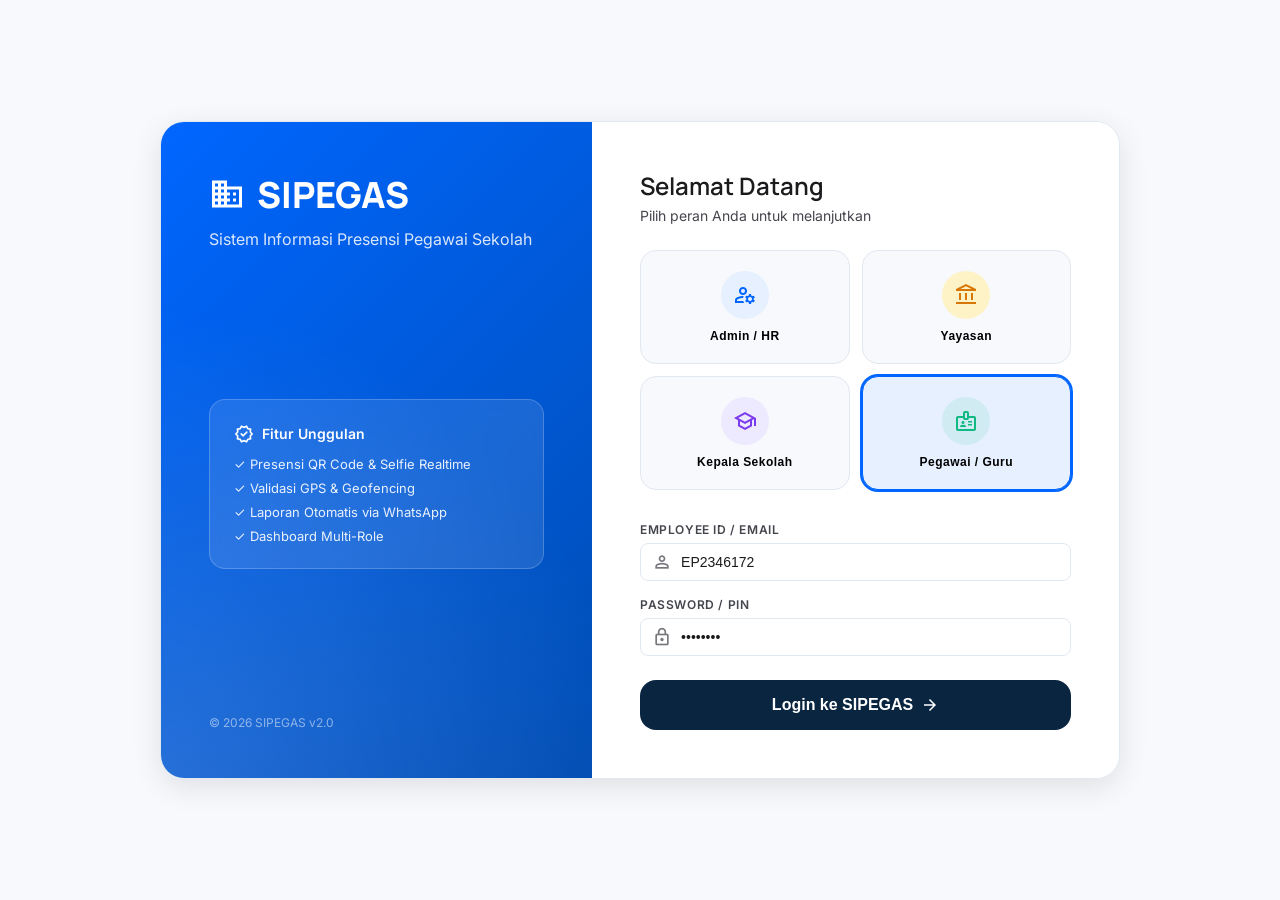
<file: index.html>
<!DOCTYPE html>
<html lang="id">
<head>
<meta charset="utf-8"/>
<meta content="width=device-width, initial-scale=1.0, viewport-fit=cover" name="viewport"/>
<title>SIPEGAS - Sistem Presensi Pegawai Sekolah</title>
<meta name="description" content="Sistem Informasi Presensi Pegawai Sekolah - Modern, Cepat, Aman"/>
<link rel="preconnect" href="https://fonts.googleapis.com"/>
<link rel="preconnect" href="https://fonts.gstatic.com" crossorigin/>
<link href="https://fonts.googleapis.com/css2?family=Inter:wght@400;500;600;700&family=Manrope:wght@600;700;800&family=JetBrains+Mono:wght@400;500&display=swap" rel="stylesheet"/>
<link href="https://fonts.googleapis.com/css2?family=Material+Symbols+Outlined:wght,FILL@100..700,0..1&display=swap" rel="stylesheet"/>
<link rel="stylesheet" href="styles.css"/>
</head>
<body>
<div id="app"></div>
<script src="data.js"></script>
<script src="pages-pegawai.js"></script>
<script src="pages-desktop.js"></script>
<script src="pages-roles.js"></script>
<script src="pages-features.js"></script>
<script src="app.js"></script>
</body>
</html>
</file>
<file: styles.css>
/* SIPEGAS Design System */
:root {
  --primary: #0A2540;
  --primary-light: #131b2e;
  --accent: #0066FF;
  --accent-light: #2170e4;
  --accent-bg: #E6F0FF;
  --surface: #F7F9FC;
  --surface-card: #FFFFFF;
  --surface-dim: #f0edef;
  --text: #1b1b1d;
  --text-secondary: #45464d;
  --text-muted: #76777d;
  --border: #E2E8F0;
  --success: #10B981;
  --success-bg: rgba(16,185,129,0.1);
  --warning: #F59E0B;
  --warning-bg: rgba(245,158,11,0.1);
  --danger: #EF4444;
  --danger-bg: rgba(239,68,68,0.1);
  --info: #6366F1;
  --shadow: 0 4px 20px rgba(0,0,0,0.05);
  --shadow-lg: 0 8px 30px rgba(0,0,0,0.1);
  --radius: 16px;
  --radius-sm: 8px;
  --radius-xl: 24px;
  --transition: all 0.2s ease;
}

/* Dark Mode */
[data-theme="dark"] {
  --primary: #E2E8F0;
  --primary-light: #CBD5E1;
  --accent: #60A5FA;
  --accent-light: #93C5FD;
  --accent-bg: rgba(96,165,250,0.12);
  --surface: #0F172A;
  --surface-card: #1E293B;
  --surface-dim: #334155;
  --text: #F1F5F9;
  --text-secondary: #94A3B8;
  --text-muted: #64748B;
  --border: #334155;
  --shadow: 0 4px 20px rgba(0,0,0,0.3);
  --shadow-lg: 0 8px 30px rgba(0,0,0,0.5);
}
*, *::before, *::after { box-sizing: border-box; margin: 0; padding: 0; }
html { scroll-behavior: smooth; }
body {
  font-family: 'Inter', -apple-system, sans-serif;
  background: var(--surface);
  color: var(--text);
  min-height: 100dvh;
  -webkit-font-smoothing: antialiased;
  overflow-x: hidden;
}
.material-symbols-outlined {
  font-variation-settings: 'FILL' 0, 'wght' 400, 'GRAD' 0, 'opsz' 24;
}
.icon-filled { font-variation-settings: 'FILL' 1, 'wght' 400, 'GRAD' 0, 'opsz' 24; }

/* Typography */
.font-display { font-family: 'Manrope', sans-serif; }
.font-mono { font-family: 'JetBrains Mono', monospace; }
.text-h1 { font-family: 'Manrope'; font-size: 32px; font-weight: 700; line-height: 1.2; }
.text-h2 { font-family: 'Manrope'; font-size: 24px; font-weight: 600; line-height: 1.3; }
.text-h3 { font-family: 'Manrope'; font-size: 18px; font-weight: 600; line-height: 1.3; }
.text-body { font-size: 16px; line-height: 1.6; }
.text-sm { font-size: 14px; line-height: 1.5; }
.text-xs { font-size: 12px; line-height: 1.4; }
.text-caps { font-size: 12px; font-weight: 600; letter-spacing: 0.05em; text-transform: uppercase; }
.text-data { font-family: 'JetBrains Mono'; font-size: 14px; font-weight: 500; }
.text-hero { font-family: 'JetBrains Mono'; font-size: 28px; font-weight: 600; }

/* Utility */
.hidden { display: none !important; }
.flex { display: flex; }
.flex-col { flex-direction: column; }
.items-center { align-items: center; }
.justify-center { justify-content: center; }
.justify-between { justify-content: space-between; }
.gap-2 { gap: 8px; }
.gap-3 { gap: 12px; }
.gap-4 { gap: 16px; }
.gap-6 { gap: 24px; }
.w-full { width: 100%; }
.text-center { text-align: center; }
.relative { position: relative; }
.absolute { position: absolute; }
.truncate { overflow: hidden; text-overflow: ellipsis; white-space: nowrap; }

/* Page transitions */
.page { display: none; opacity: 0; transition: opacity 0.3s ease; }
.page.active { display: block; opacity: 1; }
.page-fullscreen { position: fixed; inset: 0; z-index: 100; }

/* Card */
.card {
  background: var(--surface-card);
  border: 1px solid var(--border);
  border-radius: var(--radius);
  box-shadow: var(--shadow);
}

/* Button */
.btn {
  display: inline-flex; align-items: center; justify-content: center; gap: 8px;
  padding: 12px 24px; border-radius: var(--radius-sm); font-weight: 600;
  font-size: 14px; border: none; cursor: pointer; transition: var(--transition);
  min-height: 48px; position: relative; overflow: hidden;
  text-decoration: none;
}
.btn-primary { background: var(--primary); color: #fff; }
.btn-primary:hover { background: #0d1b2a; transform: translateY(-1px); box-shadow: var(--shadow-lg); }
.btn-accent { background: var(--accent); color: #fff; }
.btn-accent:hover { background: #0052cc; }
.btn-outline { background: transparent; border: 1px solid var(--border); color: var(--text); }
.btn-outline:hover { background: var(--surface-dim); }
.btn-danger { background: var(--danger); color: #fff; }
.btn-danger:hover { background: #dc2626; }
.btn-success { background: var(--success); color: #fff; }
.btn-ghost { background: transparent; color: var(--text-secondary); }
.btn-ghost:hover { background: var(--surface-dim); }
.btn-lg { padding: 16px 32px; font-size: 16px; border-radius: var(--radius); }
.btn-sm { padding: 8px 16px; min-height: 36px; font-size: 12px; }
.btn-icon { width: 40px; height: 40px; padding: 0; border-radius: 50%; }
.btn-icon-lg { width: 48px; height: 48px; }

/* Ripple effect */
.ripple {
  position: absolute; border-radius: 50%; background: rgba(255,255,255,0.3);
  transform: scale(0); animation: ripple-anim 0.6s linear;
  pointer-events: none;
}
@keyframes ripple-anim { to { transform: scale(4); opacity: 0; } }

/* Badge / Pill */
.badge {
  display: inline-flex; align-items: center; gap: 4px;
  padding: 4px 10px; border-radius: 999px; font-size: 11px; font-weight: 600;
}
.badge-success { background: var(--success-bg); color: var(--success); }
.badge-warning { background: var(--warning-bg); color: var(--warning); }
.badge-danger { background: var(--danger-bg); color: var(--danger); }
.badge-info { background: rgba(99,102,241,0.1); color: var(--info); }
.badge-accent { background: var(--accent-bg); color: var(--accent); }

/* Input */
.input-group { display: flex; flex-direction: column; gap: 6px; }
.input-group label { font-size: 12px; font-weight: 600; letter-spacing: 0.05em; text-transform: uppercase; color: var(--text-secondary); }
.input {
  width: 100%; padding: 10px 12px; border: 1px solid var(--border);
  border-radius: var(--radius-sm); font-size: 14px; background: var(--surface-card);
  color: var(--text); transition: var(--transition); outline: none;
}
.input:focus { border-color: var(--accent); box-shadow: 0 0 0 3px rgba(0,102,255,0.1); }
.input-icon { padding-left: 40px; }

/* Avatar */
.avatar {
  width: 48px; height: 48px; border-radius: 50%; object-fit: cover;
  border: 2px solid var(--surface-dim);
}
.avatar-sm { width: 36px; height: 36px; }
.avatar-lg { width: 64px; height: 64px; }

/* Bottom Nav (Mobile) */
.bottom-nav {
  position: fixed; bottom: 0; left: 0; right: 0; z-index: 50;
  display: flex; justify-content: space-around; align-items: center;
  background: var(--surface-card); border-top: 1px solid var(--border);
  padding: 8px 16px; padding-bottom: max(8px, env(safe-area-inset-bottom));
  box-shadow: 0 -4px 20px rgba(0,0,0,0.05); border-radius: 20px 20px 0 0;
}
.bottom-nav a {
  display: flex; flex-direction: column; align-items: center; gap: 2px;
  padding: 8px; border-radius: 12px; text-decoration: none;
  color: var(--text-muted); font-size: 11px; font-weight: 600;
  transition: var(--transition); min-width: 64px;
}
.bottom-nav a.active { color: var(--accent); background: var(--accent-bg); }
.bottom-nav a .material-symbols-outlined { font-size: 24px; }

/* Sidebar (Desktop) */
.sidebar {
  position: fixed; left: 0; top: 0; bottom: 0; width: 260px; z-index: 40;
  background: var(--surface-card); border-right: 1px solid var(--border);
  display: flex; flex-direction: column; padding: 24px 0;
  transition: transform 0.3s ease;
}
.sidebar-brand { padding: 0 24px 32px; display: flex; align-items: center; gap: 12px; }
.sidebar-brand .logo {
  width: 40px; height: 40px; background: var(--accent); color: #fff;
  border-radius: 10px; display: flex; align-items: center; justify-content: center;
  font-family: 'Manrope'; font-size: 20px; font-weight: 800;
}
.sidebar nav { flex: 1; overflow-y: auto; padding: 0 12px; }
.sidebar nav a {
  display: flex; align-items: center; gap: 12px; padding: 12px 16px;
  border-radius: 10px; text-decoration: none; color: var(--text-secondary);
  font-size: 14px; font-weight: 500; transition: var(--transition); margin-bottom: 4px;
}
.sidebar nav a:hover { background: var(--surface); }
.sidebar nav a.active { background: var(--accent-bg); color: var(--accent); font-weight: 600; }
.sidebar nav a.active .material-symbols-outlined { color: var(--accent); }
.sidebar-footer { padding: 16px 24px; border-top: 1px solid var(--border); margin-top: auto; }

/* Top Bar (Desktop) */
.topbar {
  position: sticky; top: 0; z-index: 30;
  display: flex; align-items: center; justify-content: space-between;
  padding: 16px 32px; background: var(--surface-card);
  border-bottom: 1px solid var(--border);
}
.topbar-search {
  position: relative; max-width: 400px; flex: 1; margin-left: 16px;
}
.topbar-search input {
  width: 100%; padding: 10px 16px 10px 44px; border: none;
  background: var(--surface); border-radius: 999px; font-size: 14px;
  outline: none; transition: var(--transition);
}
.topbar-search input:focus { box-shadow: 0 0 0 2px var(--accent); background: var(--surface-card); }
.topbar-search .material-symbols-outlined {
  position: absolute; left: 14px; top: 50%; transform: translateY(-50%); color: var(--text-muted);
}

/* Main content */
.main-desktop { margin-left: 260px; min-height: 100vh; }
.main-content { padding: 32px; max-width: 1280px; margin: 0 auto; }
.main-mobile { padding-bottom: 88px; }

/* Grid */
.grid { display: grid; gap: 16px; }
.grid-2 { grid-template-columns: repeat(2, 1fr); }
.grid-3 { grid-template-columns: repeat(3, 1fr); }
.grid-4 { grid-template-columns: repeat(4, 1fr); }

/* Stat Card */
.stat-card { padding: 20px; }
.stat-card .stat-icon {
  width: 44px; height: 44px; border-radius: 50%;
  display: flex; align-items: center; justify-content: center; margin-bottom: 16px;
}
.stat-card .stat-label { font-size: 12px; font-weight: 600; letter-spacing: 0.05em; text-transform: uppercase; color: var(--text-muted); margin-bottom: 4px; }
.stat-card .stat-value { font-family: 'Manrope'; font-size: 32px; font-weight: 700; color: var(--text); }

/* Table */
.table-wrap { overflow-x: auto; }
table { width: 100%; border-collapse: collapse; }
thead tr { background: var(--surface); border-bottom: 1px solid var(--border); }
th { padding: 14px 20px; text-align: left; font-size: 11px; font-weight: 600; letter-spacing: 0.05em; text-transform: uppercase; color: var(--text-muted); }
td { padding: 14px 20px; font-size: 14px; border-bottom: 1px solid var(--border); }
tbody tr { transition: background 0.15s; }
tbody tr:hover { background: var(--surface); }

/* Progress Circle */
.progress-circle {
  width: 64px; height: 64px; position: relative;
}
.progress-circle svg { transform: rotate(-90deg); width: 100%; height: 100%; }
.progress-circle .track { fill: none; stroke: var(--surface-dim); stroke-width: 3; }
.progress-circle .fill { fill: none; stroke-width: 3; stroke-linecap: round; transition: stroke-dasharray 1s ease; }
.progress-circle .value {
  position: absolute; inset: 0; display: flex; align-items: center; justify-content: center;
  font-family: 'JetBrains Mono'; font-size: 13px; font-weight: 700;
}

/* Skeleton Loading */
.skeleton {
  background: linear-gradient(90deg, var(--surface-dim) 25%, var(--surface) 50%, var(--surface-dim) 75%);
  background-size: 200% 100%;
  animation: shimmer 1.5s infinite;
  border-radius: var(--radius-sm);
}
@keyframes shimmer { 0% { background-position: 200% 0; } 100% { background-position: -200% 0; } }

/* Modal / Bottom Sheet */
.modal-overlay {
  position: fixed; inset: 0; background: rgba(0,0,0,0.5); z-index: 200;
  display: flex; align-items: center; justify-content: center;
  opacity: 0; visibility: hidden; transition: all 0.3s ease;
}
.modal-overlay.active { opacity: 1; visibility: visible; }
.modal {
  background: var(--surface-card); border-radius: var(--radius-xl);
  padding: 32px; max-width: 420px; width: 90%;
  transform: translateY(20px) scale(0.95); transition: all 0.3s ease;
}
.modal-overlay.active .modal { transform: translateY(0) scale(1); }

/* Pulse animation */
@keyframes pulse { 0%, 100% { opacity: 1; } 50% { opacity: 0.5; } }
.animate-pulse { animation: pulse 2s infinite; }

/* Ping animation */
@keyframes ping { 75%, 100% { transform: scale(2); opacity: 0; } }
.animate-ping { animation: ping 1s cubic-bezier(0,0,0.2,1) infinite; }

/* Scan line */
@keyframes scanline { 0%, 100% { top: 10%; } 50% { top: 85%; } }
.scan-line { animation: scanline 2s ease-in-out infinite; }

/* Checkmark animation */
@keyframes checkmark-circle { 0% { stroke-dashoffset: 166; } 100% { stroke-dashoffset: 0; } }
@keyframes checkmark-check { 0% { stroke-dashoffset: 50; } 100% { stroke-dashoffset: 0; } }

/* Toast */
.toast-container { position: fixed; top: 24px; right: 24px; z-index: 300; display: flex; flex-direction: column; gap: 8px; }
.toast {
  padding: 14px 20px; border-radius: var(--radius-sm); color: #fff; font-size: 14px; font-weight: 500;
  transform: translateX(120%); transition: transform 0.3s ease; min-width: 300px;
  display: flex; align-items: center; gap: 10px;
}
.toast.show { transform: translateX(0); }
.toast-success { background: var(--success); }
.toast-error { background: var(--danger); }

/* Login Page */
.login-page { min-height: 100dvh; display: flex; align-items: center; justify-content: center; padding: 16px; background: var(--surface); }
.login-container { width: 100%; max-width: 960px; display: flex; border-radius: var(--radius-xl); overflow: hidden; box-shadow: var(--shadow-lg); border: 1px solid var(--border); }
.login-brand {
  width: 45%; padding: 48px; display: flex; flex-direction: column; justify-content: space-between;
  background: linear-gradient(135deg, var(--accent) 0%, #004db3 100%); color: #fff; position: relative;
}
.login-brand::before {
  content: ''; position: absolute; inset: 0;
  background: radial-gradient(circle at bottom left, rgba(255,255,255,0.15) 0%, transparent 60%);
}
.login-brand > * { position: relative; z-index: 1; }
.login-form-side { flex: 1; padding: 48px; display: flex; flex-direction: column; justify-content: center; background: var(--surface-card); }
.role-grid { display: grid; grid-template-columns: 1fr 1fr; gap: 12px; margin-bottom: 32px; }
.role-btn {
  display: flex; flex-direction: column; align-items: center; justify-content: center;
  padding: 20px 16px; border-radius: var(--radius); border: 1px solid var(--border);
  background: var(--surface); cursor: pointer; transition: var(--transition); gap: 10px;
}
.role-btn:hover { border-color: var(--accent); background: var(--accent-bg); }
.role-btn.selected { border-color: var(--accent); background: var(--accent-bg); box-shadow: 0 0 0 2px var(--accent); }
.role-btn .role-icon {
  width: 48px; height: 48px; border-radius: 50%; display: flex; align-items: center; justify-content: center;
  transition: var(--transition);
}
.role-btn .role-label { font-size: 12px; font-weight: 600; letter-spacing: 0.04em; }

/* Mobile Header (Pegawai) */
.mobile-header {
  background: linear-gradient(135deg, var(--primary) 0%, #1a3a5c 100%);
  color: #fff; padding: 24px 20px 60px; border-radius: 0 0 28px 28px; position: relative;
}
.mobile-header::after {
  content: ''; position: absolute; bottom: 0; left: 0; right: 0; height: 60px;
  background: linear-gradient(to top, var(--surface), transparent);
}

/* Status Card (overlapping header) */
.status-card-floating {
  margin: -40px 20px 20px; position: relative; z-index: 10; padding: 24px;
}

/* Quick Action Buttons */
.quick-action-grid { display: grid; grid-template-columns: 1fr 1fr; gap: 12px; padding: 0 20px; margin-bottom: 24px; }
.quick-action-btn {
  display: flex; flex-direction: column; align-items: center; justify-content: center;
  padding: 20px; border-radius: var(--radius); gap: 8px; cursor: pointer;
  transition: var(--transition); border: none; font-weight: 600; font-size: 13px;
}
.quick-action-btn:active { transform: scale(0.96); }

/* Fullscreen camera views */
.camera-view { position: fixed; inset: 0; z-index: 100; background: #000; display: none; flex-direction: column; }
.camera-view.active { display: flex; }
.camera-overlay { position: absolute; inset: 0; z-index: 1; }
.camera-header {
  position: relative; z-index: 10; padding: 16px 20px; display: flex; justify-content: space-between; align-items: center;
  background: linear-gradient(to bottom, rgba(0,0,0,0.5), transparent);
}
.camera-footer {
  position: relative; z-index: 10; padding: 24px 20px 48px; margin-top: auto;
  background: linear-gradient(to top, rgba(0,0,0,0.8), transparent);
  display: flex; flex-direction: column; align-items: center;
}
.reticle {
  width: 260px; height: 260px; position: relative; margin: auto;
}
.reticle-corner {
  position: absolute; width: 32px; height: 32px; border-color: var(--success); border-style: solid;
}
.reticle-corner.tl { top: 0; left: 0; border-width: 4px 0 0 4px; }
.reticle-corner.tr { top: 0; right: 0; border-width: 4px 4px 0 0; }
.reticle-corner.bl { bottom: 0; left: 0; border-width: 0 0 4px 4px; }
.reticle-corner.br { bottom: 0; right: 0; border-width: 0 4px 4px 0; }

.face-guide {
  width: 240px; height: 300px; border: 3px dashed rgba(255,255,255,0.5);
  border-radius: 50%; margin: auto; position: relative;
  box-shadow: 0 0 0 9999px rgba(0,0,0,0.4);
}
.shutter-btn {
  width: 72px; height: 72px; border-radius: 50%; border: 4px solid #fff;
  background: transparent; cursor: pointer; display: flex; align-items: center; justify-content: center;
  transition: var(--transition);
}
.shutter-btn:active { transform: scale(0.9); }
.shutter-btn-inner { width: 56px; height: 56px; background: #fff; border-radius: 50%; transition: var(--transition); }
.shutter-btn:active .shutter-btn-inner { background: #ddd; }

/* Timeline */
.timeline { position: relative; padding-left: 24px; }
.timeline::before {
  content: ''; position: absolute; left: 7px; top: 0; bottom: 0;
  width: 2px; background: var(--border);
}
.timeline-item { position: relative; padding-bottom: 20px; padding-left: 24px; }
.timeline-item::before {
  content: ''; position: absolute; left: -21px; top: 4px;
  width: 10px; height: 10px; border-radius: 50%; background: var(--accent);
  border: 2px solid var(--surface-card);
}

/* Responsive */
@media (max-width: 768px) {
  .login-brand { display: none; }
  .login-form-side { padding: 32px 20px; }
  .sidebar { transform: translateX(-100%); }
  .main-desktop { margin-left: 0; }
  .main-content { padding: 20px; }
  .grid-4 { grid-template-columns: repeat(2, 1fr); }
  .grid-3 { grid-template-columns: 1fr; }
  .hide-mobile { display: none !important; }
  .topbar { padding: 12px 16px; }
}
@media (min-width: 769px) {
  .hide-desktop { display: none !important; }
  .bottom-nav { display: none; }
}

/* Dark Mode Toggle */
.dark-toggle {
  width: 44px; height: 24px; border-radius: 12px; border: none; cursor: pointer;
  background: var(--surface-dim); position: relative; transition: var(--transition);
}
.dark-toggle::after {
  content: ''; position: absolute; width: 18px; height: 18px; border-radius: 50%;
  background: var(--accent); top: 3px; left: 3px; transition: var(--transition);
}
[data-theme="dark"] .dark-toggle::after { left: 23px; }

/* Notification Dropdown */
.notif-dropdown {
  position: absolute; top: 100%; right: 0; width: 360px; max-height: 400px;
  background: var(--surface-card); border: 1px solid var(--border); border-radius: var(--radius);
  box-shadow: var(--shadow-lg); overflow-y: auto; z-index: 200;
  opacity: 0; visibility: hidden; transform: translateY(8px);
  transition: all 0.2s ease;
}
.notif-dropdown.open { opacity: 1; visibility: visible; transform: translateY(0); }
.notif-item {
  padding: 14px 16px; border-bottom: 1px solid var(--border);
  display: flex; gap: 12px; cursor: pointer; transition: var(--transition);
}
.notif-item:hover { background: var(--surface); }
.notif-item.unread { background: var(--accent-bg); }
.notif-item.unread:hover { background: rgba(96,165,250,0.15); }

/* Admin Pengaturan */
.settings-card {
  padding: 24px; margin-bottom: 16px;
}
.settings-card .setting-header {
  display: flex; align-items: center; gap: 12px; margin-bottom: 20px;
}
.settings-card .setting-icon {
  width: 40px; height: 40px; border-radius: 10px;
  display: flex; align-items: center; justify-content: center;
}
.toggle-switch {
  width: 48px; height: 26px; border-radius: 13px; border: none; cursor: pointer;
  background: var(--border); position: relative; transition: var(--transition);
}
.toggle-switch.active { background: var(--success); }
.toggle-switch::after {
  content: ''; position: absolute; width: 20px; height: 20px; border-radius: 50%;
  background: #fff; top: 3px; left: 3px; transition: var(--transition);
  box-shadow: 0 1px 3px rgba(0,0,0,0.2);
}
.toggle-switch.active::after { left: 25px; }

/* Calendar Grid */
.cal-day {
  aspect-ratio: 1; display: flex; align-items: center; justify-content: center;
  border-radius: 8px; font-size: 13px; font-weight: 500; cursor: pointer;
  transition: var(--transition);
}
.cal-day:hover { transform: scale(1.1); }
.cal-day.today { box-shadow: 0 0 0 2px var(--accent); }

/* Tabs */
.tabs { display: flex; border-bottom: 2px solid var(--border); margin-bottom: 20px; }
.tab-btn {
  padding: 12px 20px; font-size: 14px; font-weight: 600; border: none;
  background: none; cursor: pointer; color: var(--text-muted);
  border-bottom: 2px solid transparent; margin-bottom: -2px;
  transition: var(--transition);
}
.tab-btn.active { color: var(--accent); border-bottom-color: var(--accent); }
.tab-btn:hover { color: var(--text); }

/* Fade-in animation */
@keyframes fadeSlideIn { from { opacity:0; transform:translateY(12px); } to { opacity:1; transform:translateY(0); } }
.animate-in { animation: fadeSlideIn 0.4s ease both; }
.animate-in:nth-child(2) { animation-delay: 60ms; }
.animate-in:nth-child(3) { animation-delay: 120ms; }
.animate-in:nth-child(4) { animation-delay: 180ms; }
</file>
